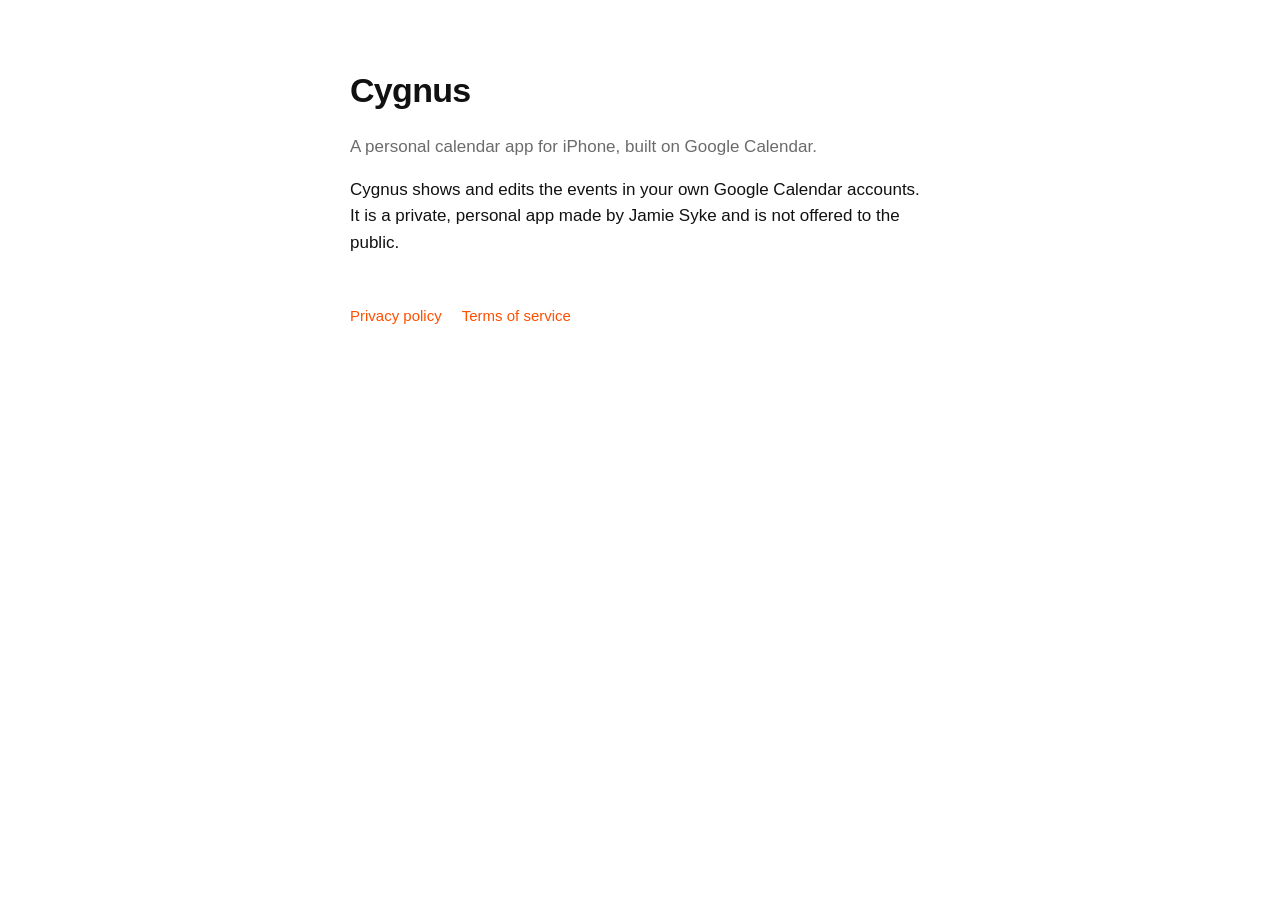
<file: index.html>
<!doctype html>
<html lang="en">
<head>
<meta charset="utf-8"><meta name="viewport" content="width=device-width, initial-scale=1">
<title>Cygnus</title><link rel="stylesheet" href="style.css">
</head>
<body><main>
<h1>Cygnus</h1>
<p class="muted">A personal calendar app for iPhone, built on Google Calendar.</p>
<p>Cygnus shows and edits the events in your own Google Calendar accounts. It is a private, personal app made by Jamie Syke and is not offered to the public.</p>
<nav><a href="privacy.html">Privacy policy</a><a href="terms.html">Terms of service</a></nav>
</main></body>
</html>
</file>
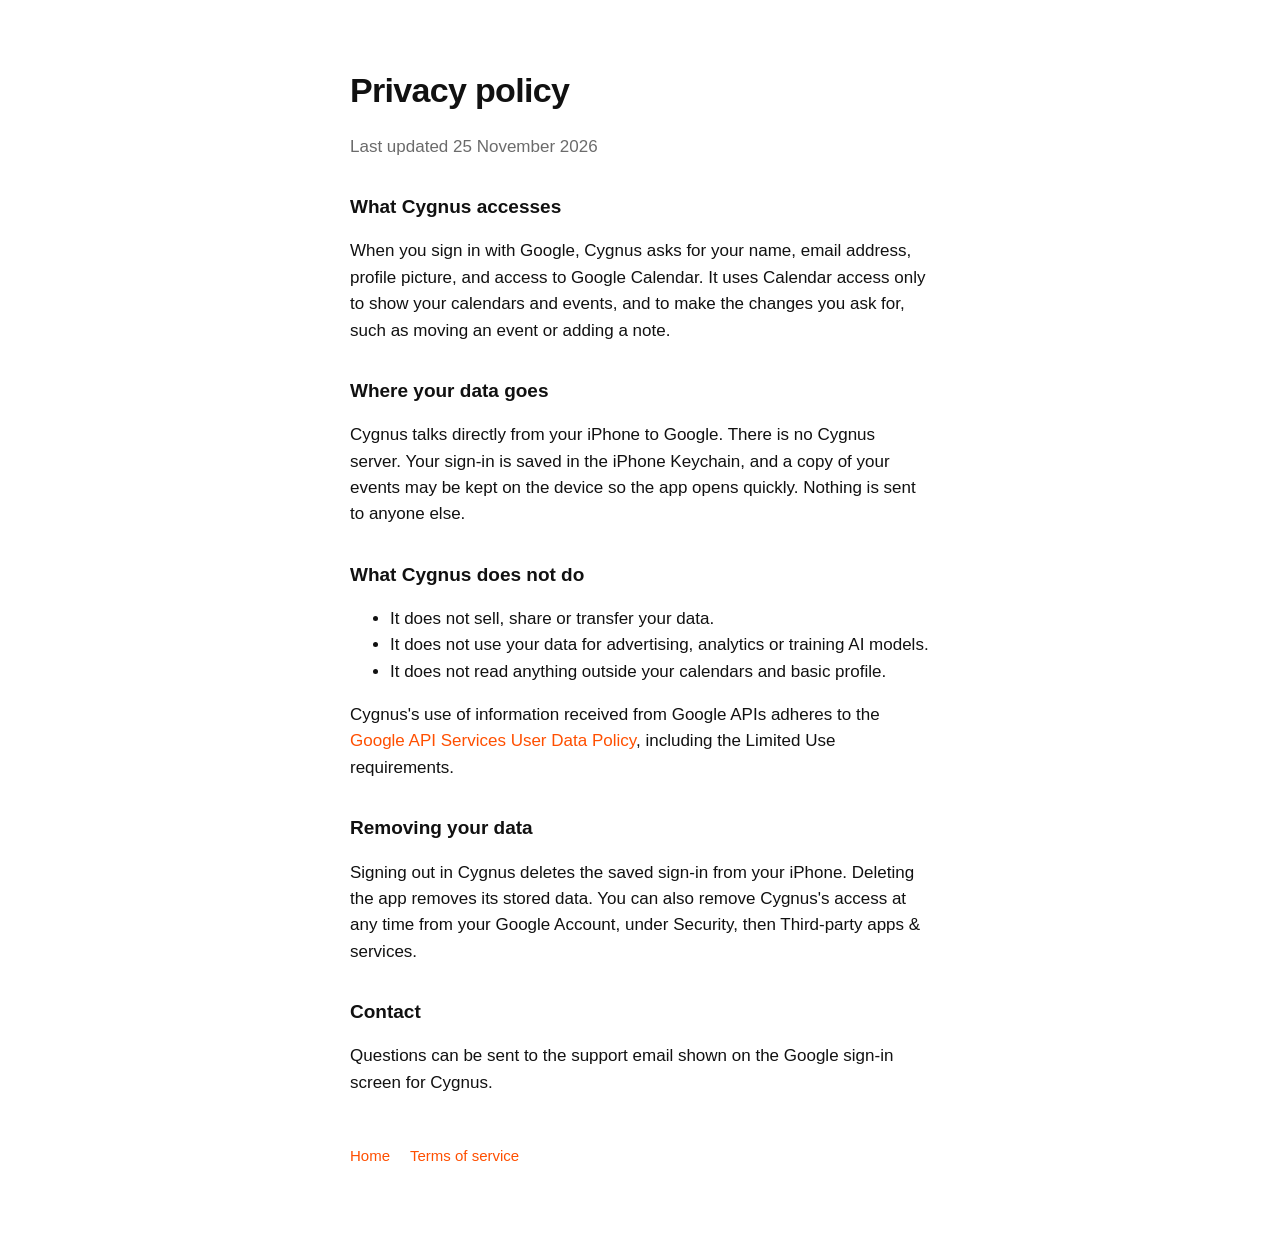
<file: privacy.html>
<!doctype html>
<html lang="en">
<head>
<meta charset="utf-8"><meta name="viewport" content="width=device-width, initial-scale=1">
<title>Cygnus privacy policy</title><link rel="stylesheet" href="style.css">
</head>
<body><main>
<h1>Privacy policy</h1>
<p class="muted">Last updated 25 November 2026</p>

<h2>What Cygnus accesses</h2>
<p>When you sign in with Google, Cygnus asks for your name, email address, profile picture, and access to Google Calendar. It uses Calendar access only to show your calendars and events, and to make the changes you ask for, such as moving an event or adding a note.</p>

<h2>Where your data goes</h2>
<p>Cygnus talks directly from your iPhone to Google. There is no Cygnus server. Your sign-in is saved in the iPhone Keychain, and a copy of your events may be kept on the device so the app opens quickly. Nothing is sent to anyone else.</p>

<h2>What Cygnus does not do</h2>
<ul>
<li>It does not sell, share or transfer your data.</li>
<li>It does not use your data for advertising, analytics or training AI models.</li>
<li>It does not read anything outside your calendars and basic profile.</li>
</ul>
<p>Cygnus's use of information received from Google APIs adheres to the <a href="https://developers.google.com/terms/api-services-user-data-policy">Google API Services User Data Policy</a>, including the Limited Use requirements.</p>

<h2>Removing your data</h2>
<p>Signing out in Cygnus deletes the saved sign-in from your iPhone. Deleting the app removes its stored data. You can also remove Cygnus's access at any time from your Google Account, under Security, then Third-party apps &amp; services.</p>

<h2>Contact</h2>
<p>Questions can be sent to the support email shown on the Google sign-in screen for Cygnus.</p>

<nav><a href="index.html">Home</a><a href="terms.html">Terms of service</a></nav>
</main></body>
</html>
</file>
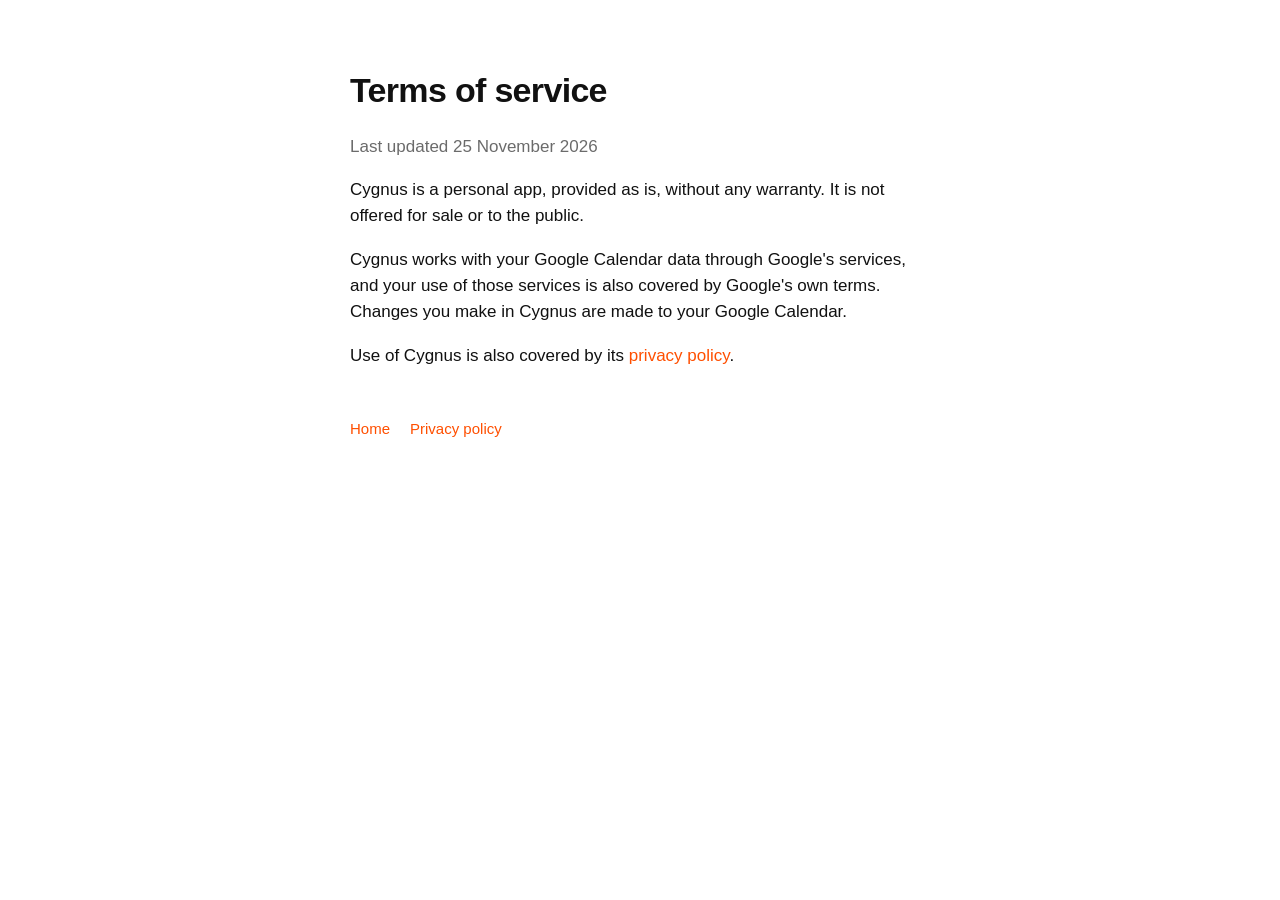
<file: terms.html>
<!doctype html>
<html lang="en">
<head>
<meta charset="utf-8"><meta name="viewport" content="width=device-width, initial-scale=1">
<title>Cygnus terms of service</title><link rel="stylesheet" href="style.css">
</head>
<body><main>
<h1>Terms of service</h1>
<p class="muted">Last updated 25 November 2026</p>
<p>Cygnus is a personal app, provided as is, without any warranty. It is not offered for sale or to the public.</p>
<p>Cygnus works with your Google Calendar data through Google's services, and your use of those services is also covered by Google's own terms. Changes you make in Cygnus are made to your Google Calendar.</p>
<p>Use of Cygnus is also covered by its <a href="privacy.html">privacy policy</a>.</p>
<nav><a href="index.html">Home</a><a href="privacy.html">Privacy policy</a></nav>
</main></body>
</html>
</file>
<file: style.css>
:root { color-scheme: light dark; --bg: #ffffff; --fg: #111111; --muted: #6b6b6b; --accent: #ff4f00; }
@media (prefers-color-scheme: dark) { :root { --bg: #000000; --fg: #f2f2f2; --muted: #8e8e8e; } }
* { box-sizing: border-box; }
body { margin: 0; background: var(--bg); color: var(--fg); font: 17px/1.55 -apple-system, BlinkMacSystemFont, "SF Pro Text", "Helvetica Neue", sans-serif; }
main { max-width: 620px; margin: 0 auto; padding: 64px 20px 80px; }
h1 { font-size: 34px; letter-spacing: -0.02em; margin: 0 0 8px; }
h2 { font-size: 19px; margin: 32px 0 6px; }
p, li { color: var(--fg); }
.muted { color: var(--muted); }
a { color: var(--accent); text-decoration: none; }
a:hover { text-decoration: underline; }
nav { margin-top: 48px; display: flex; gap: 20px; font-size: 15px; }
</file>
